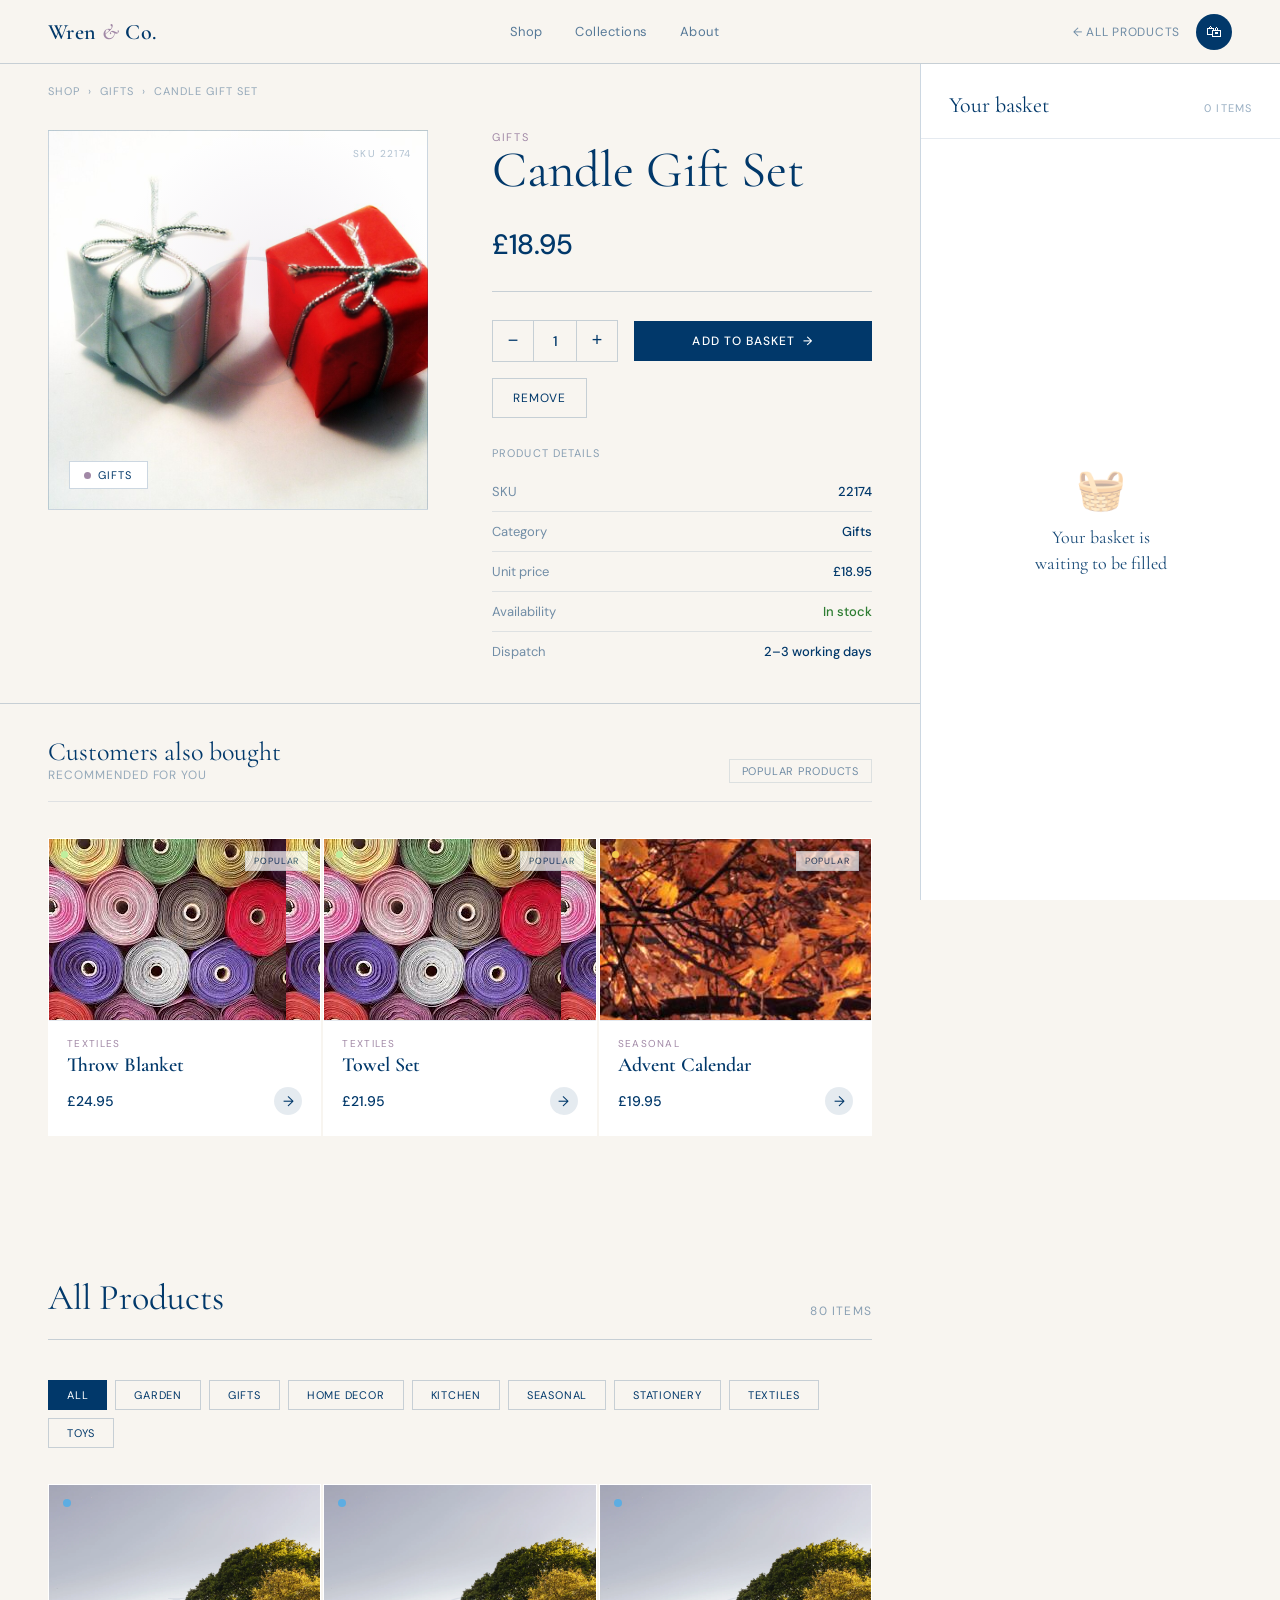
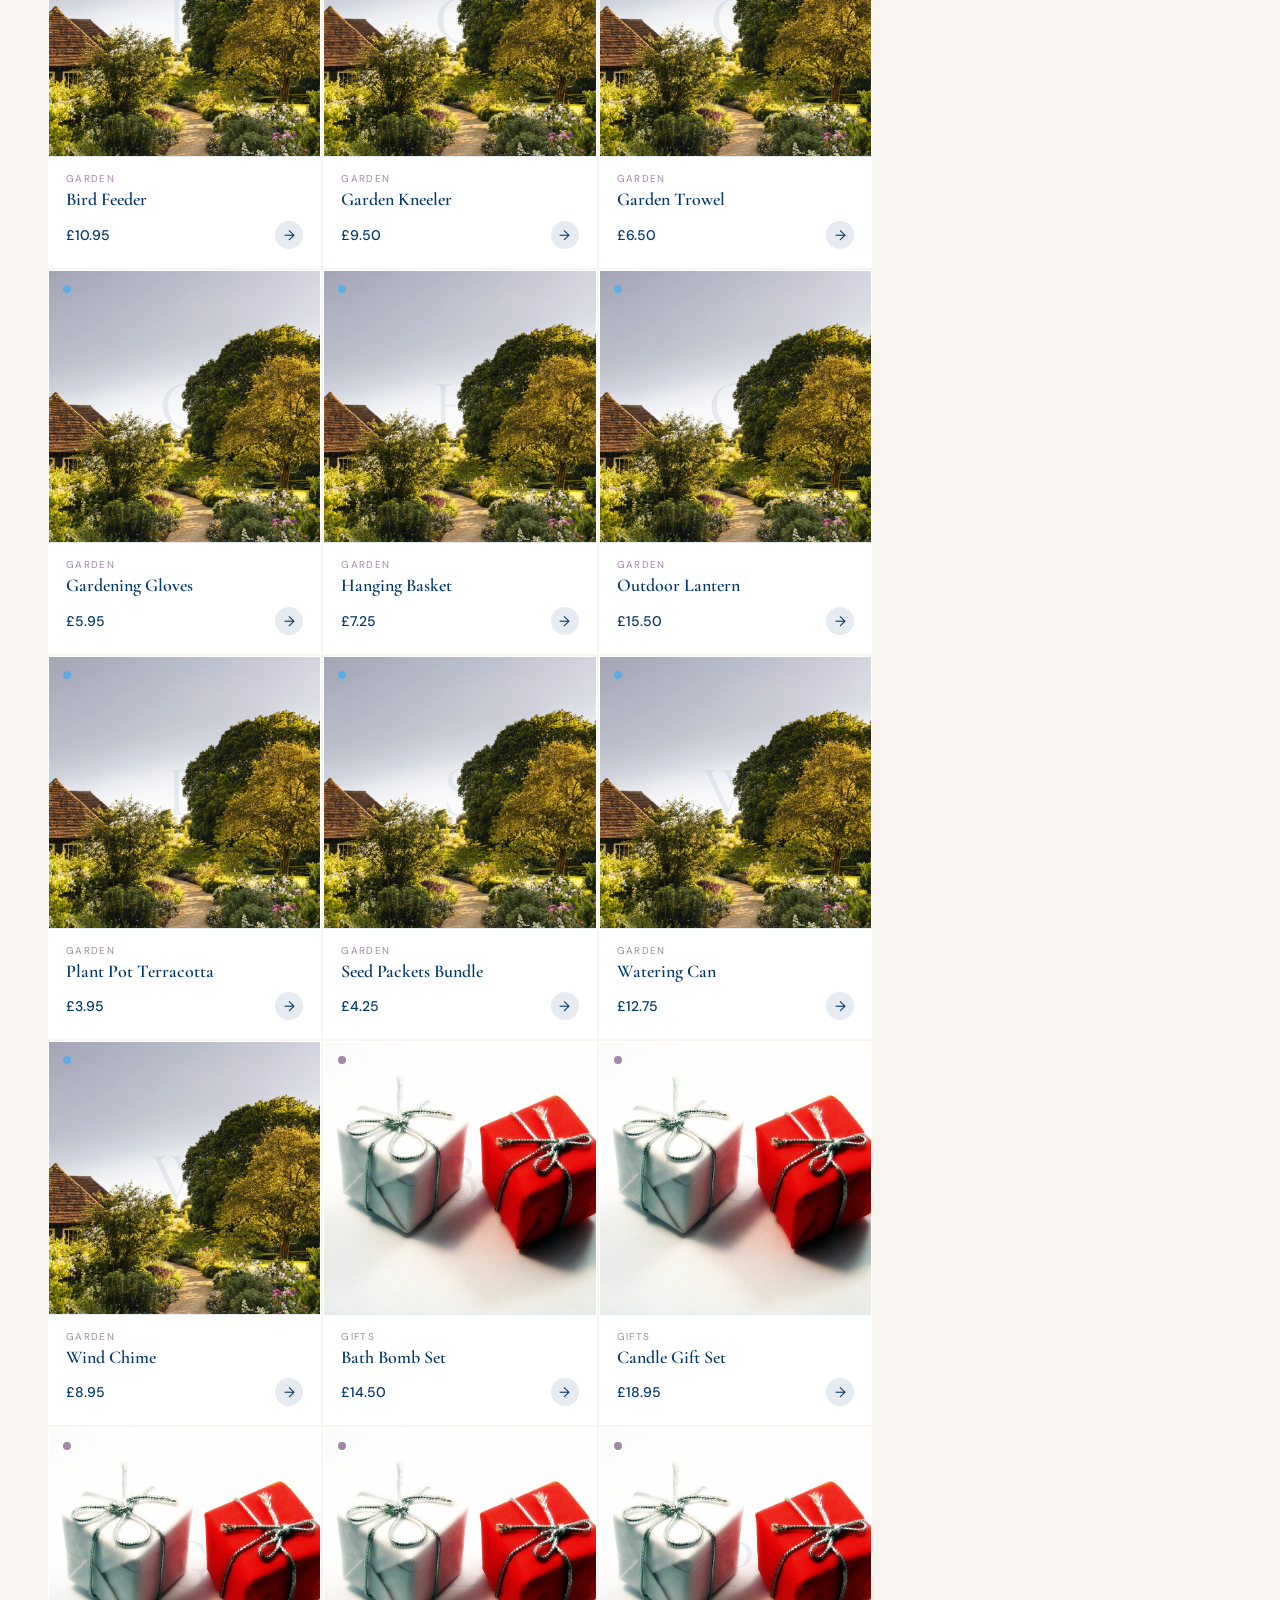
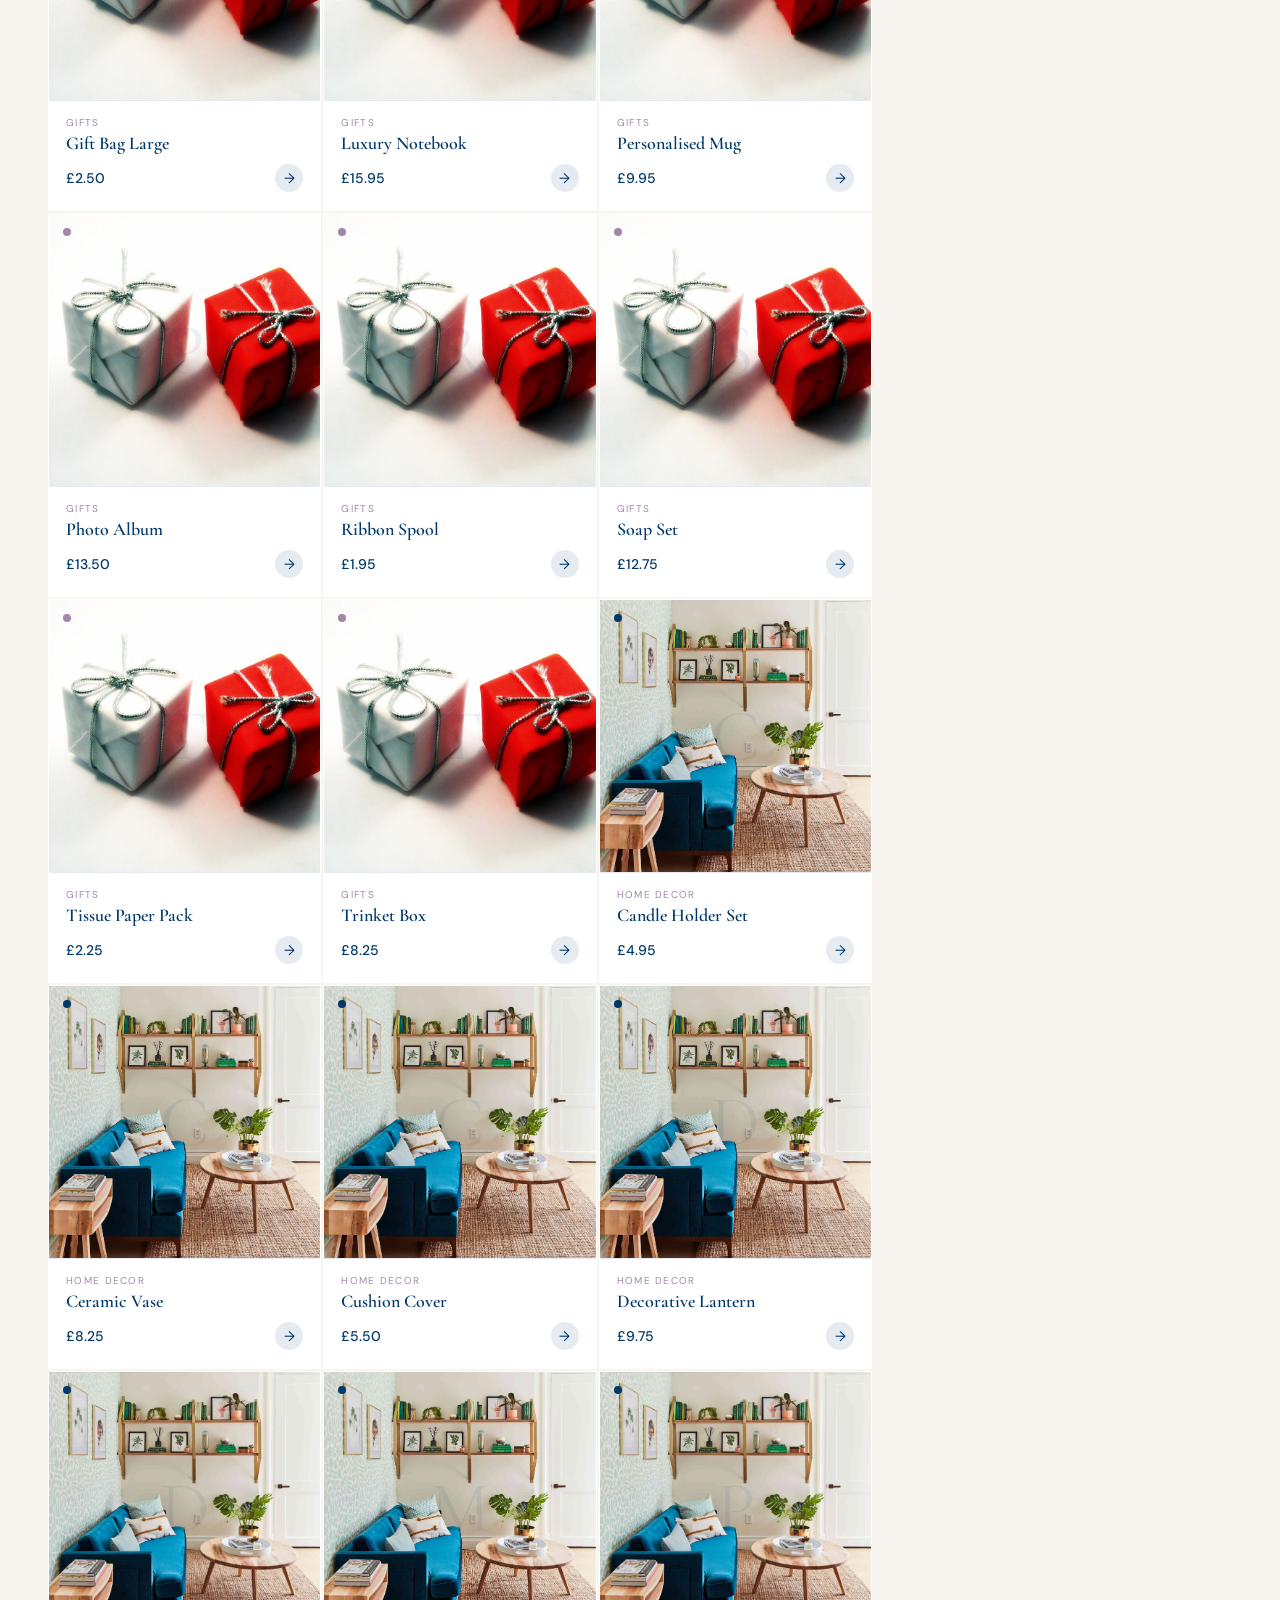
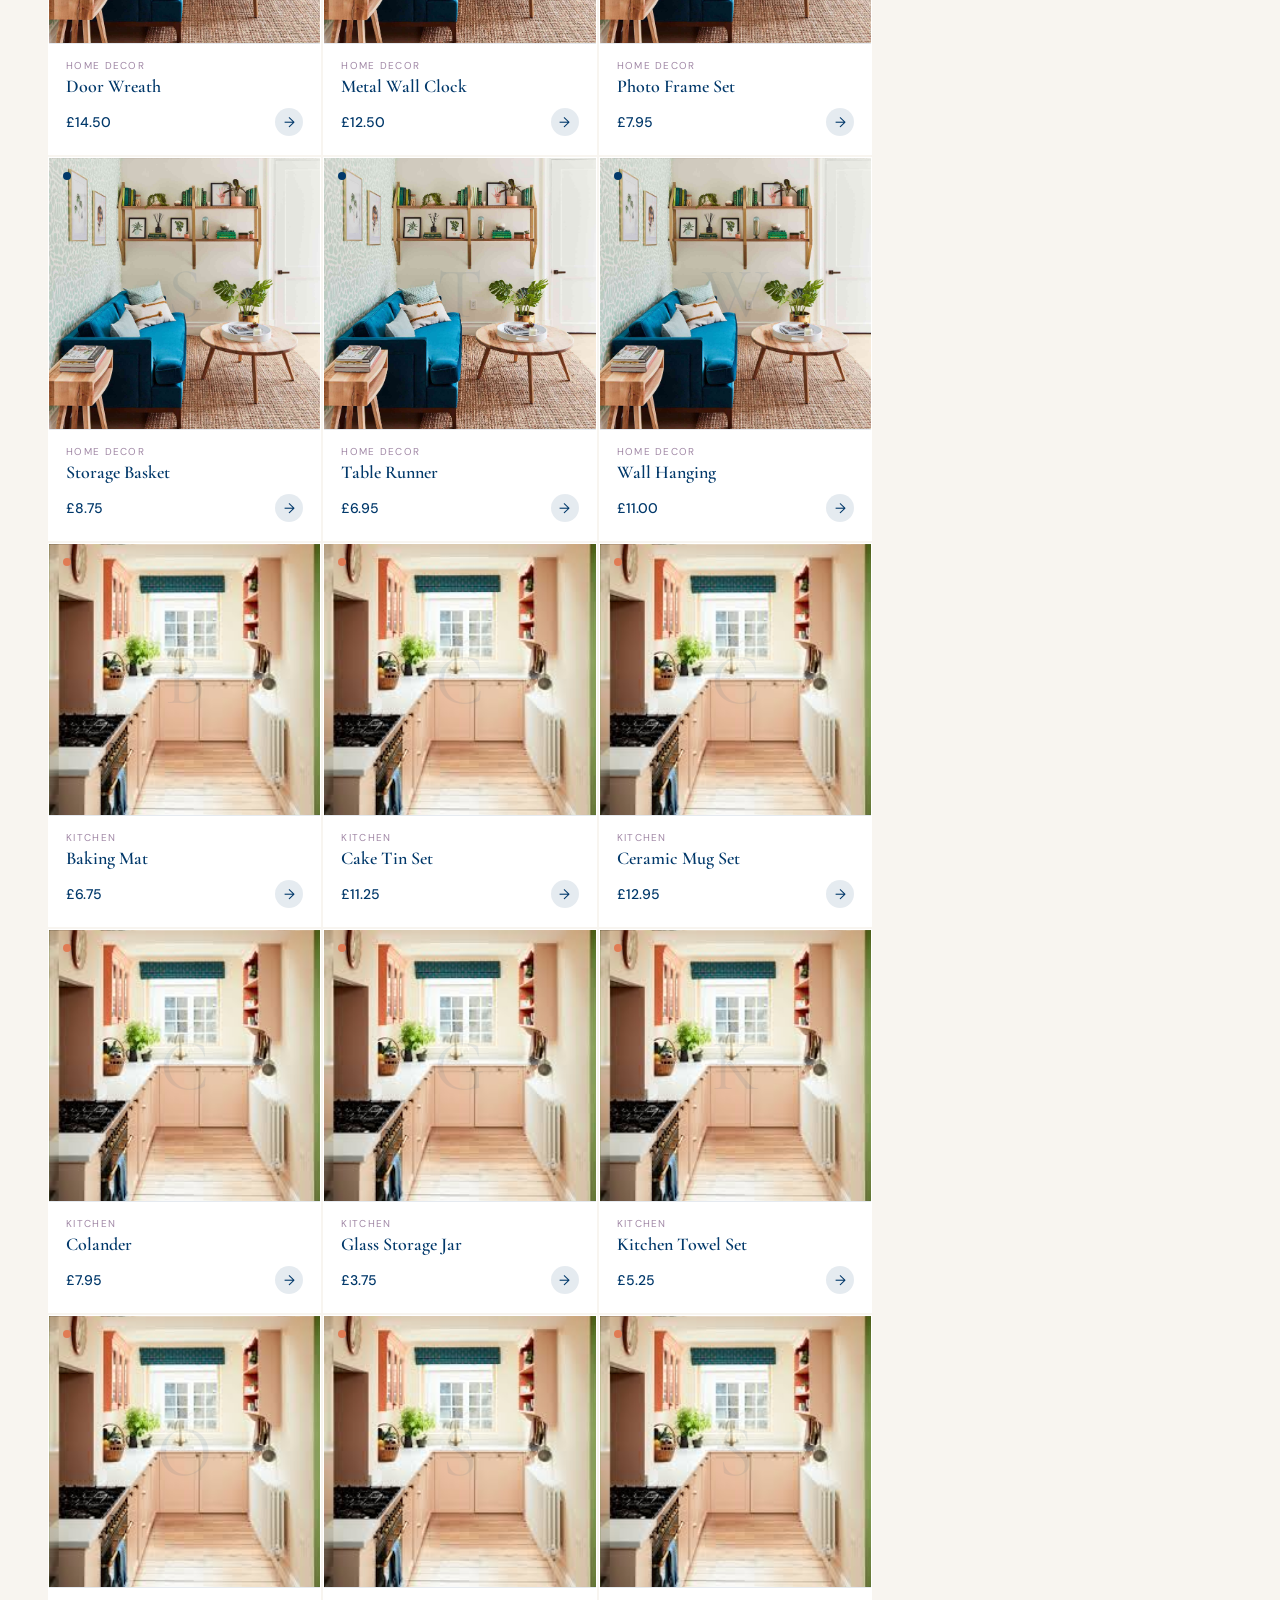
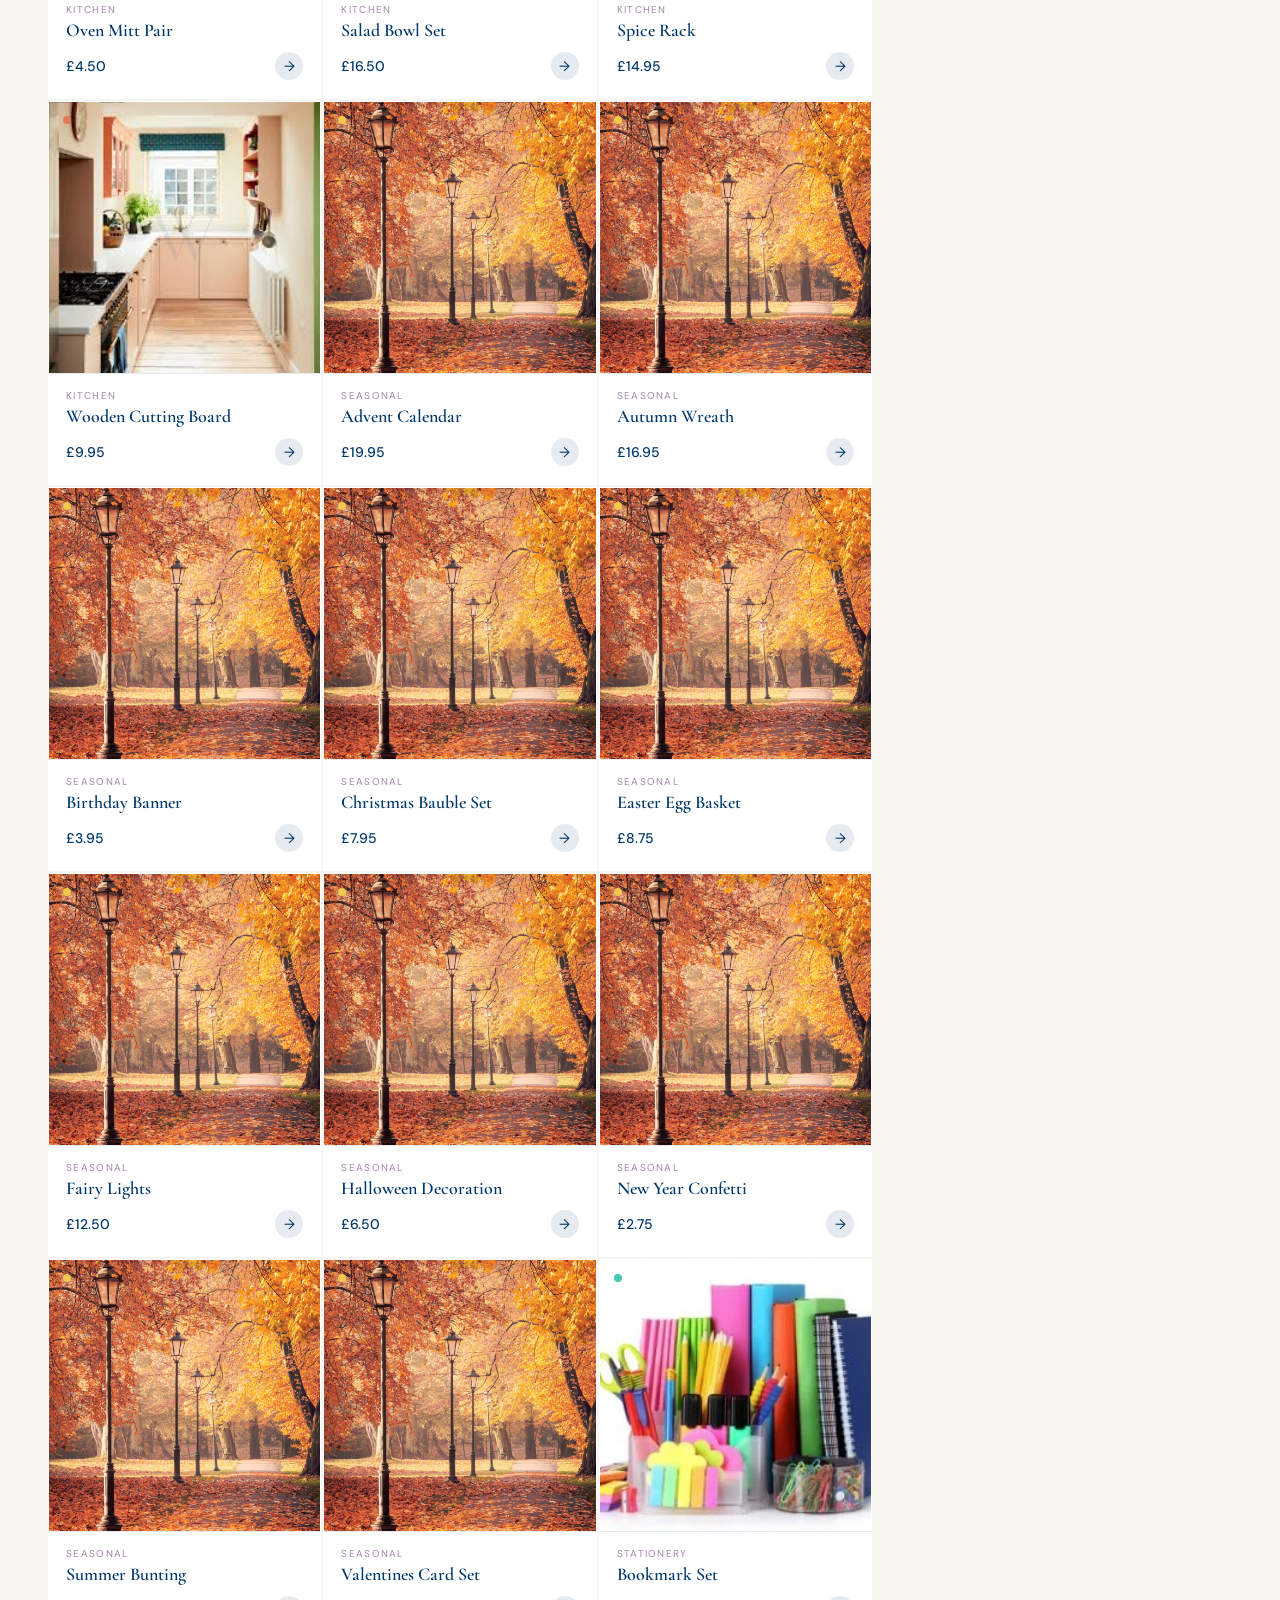
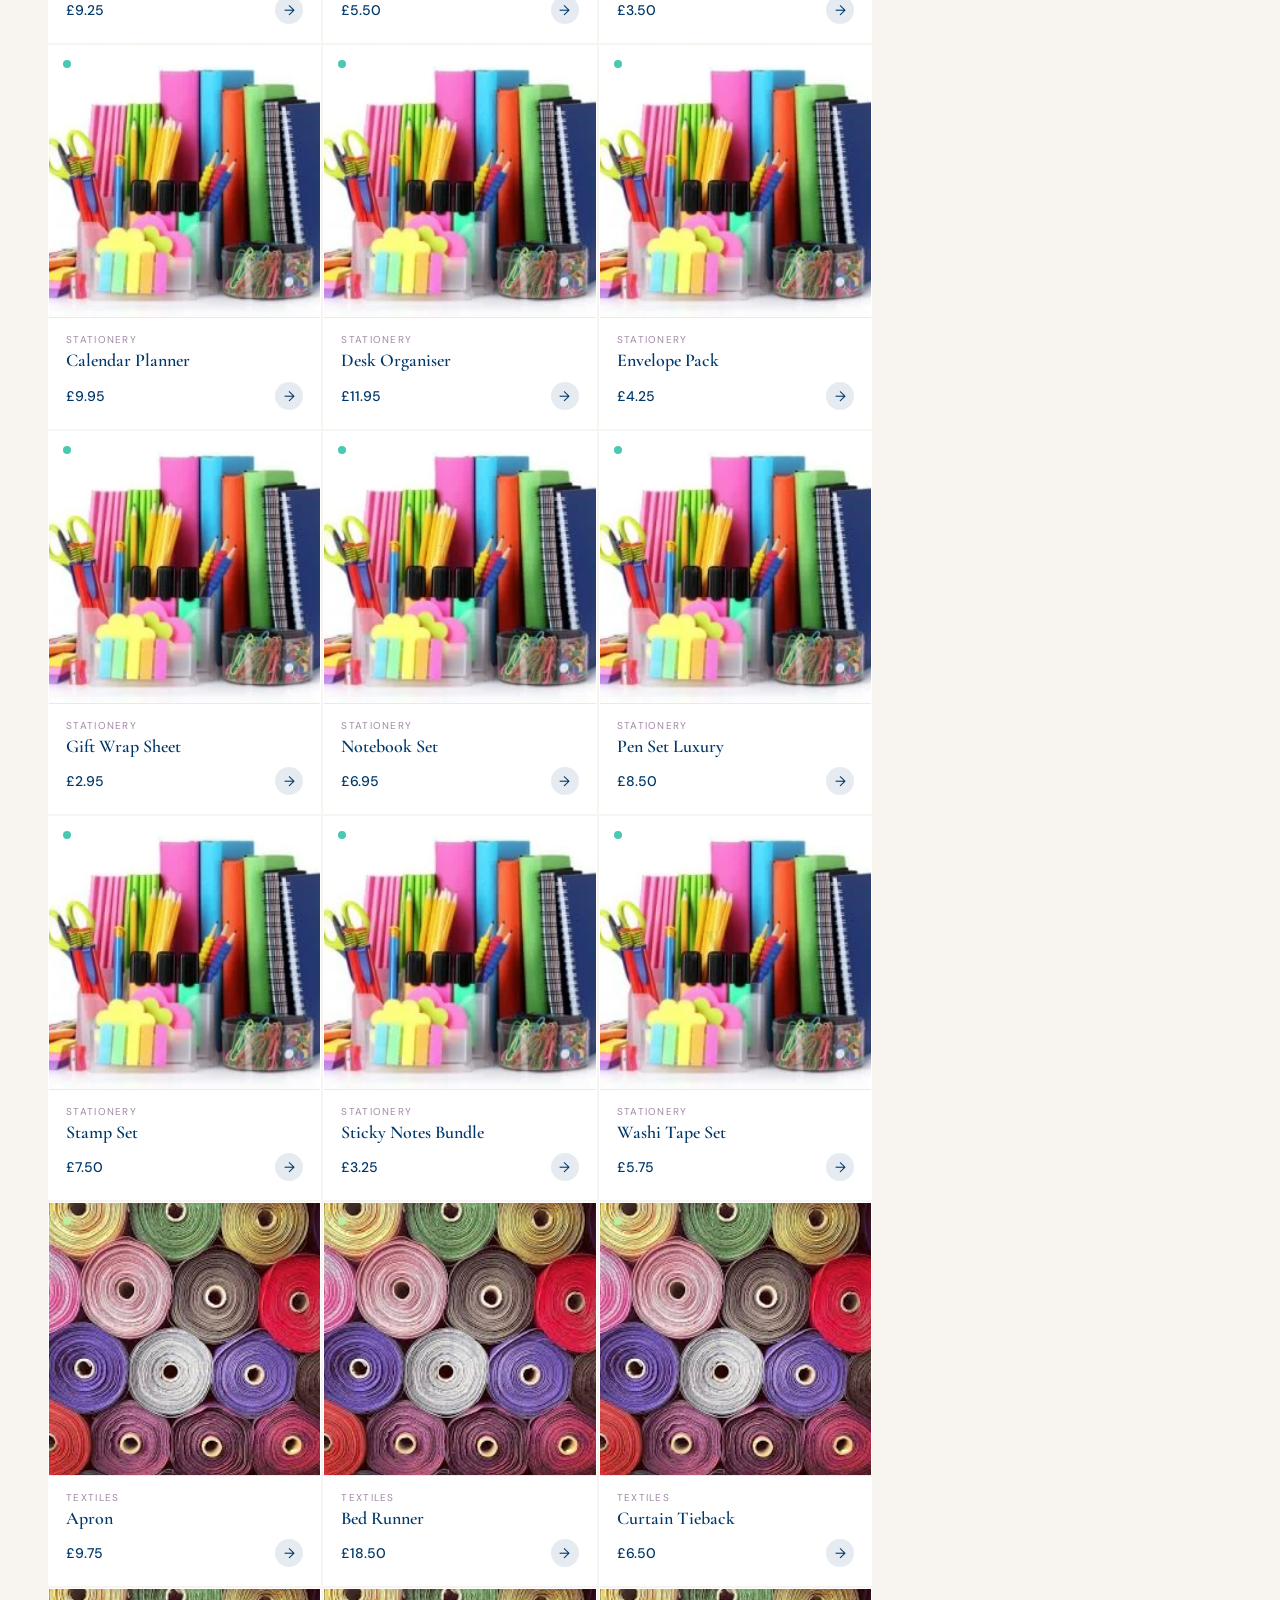
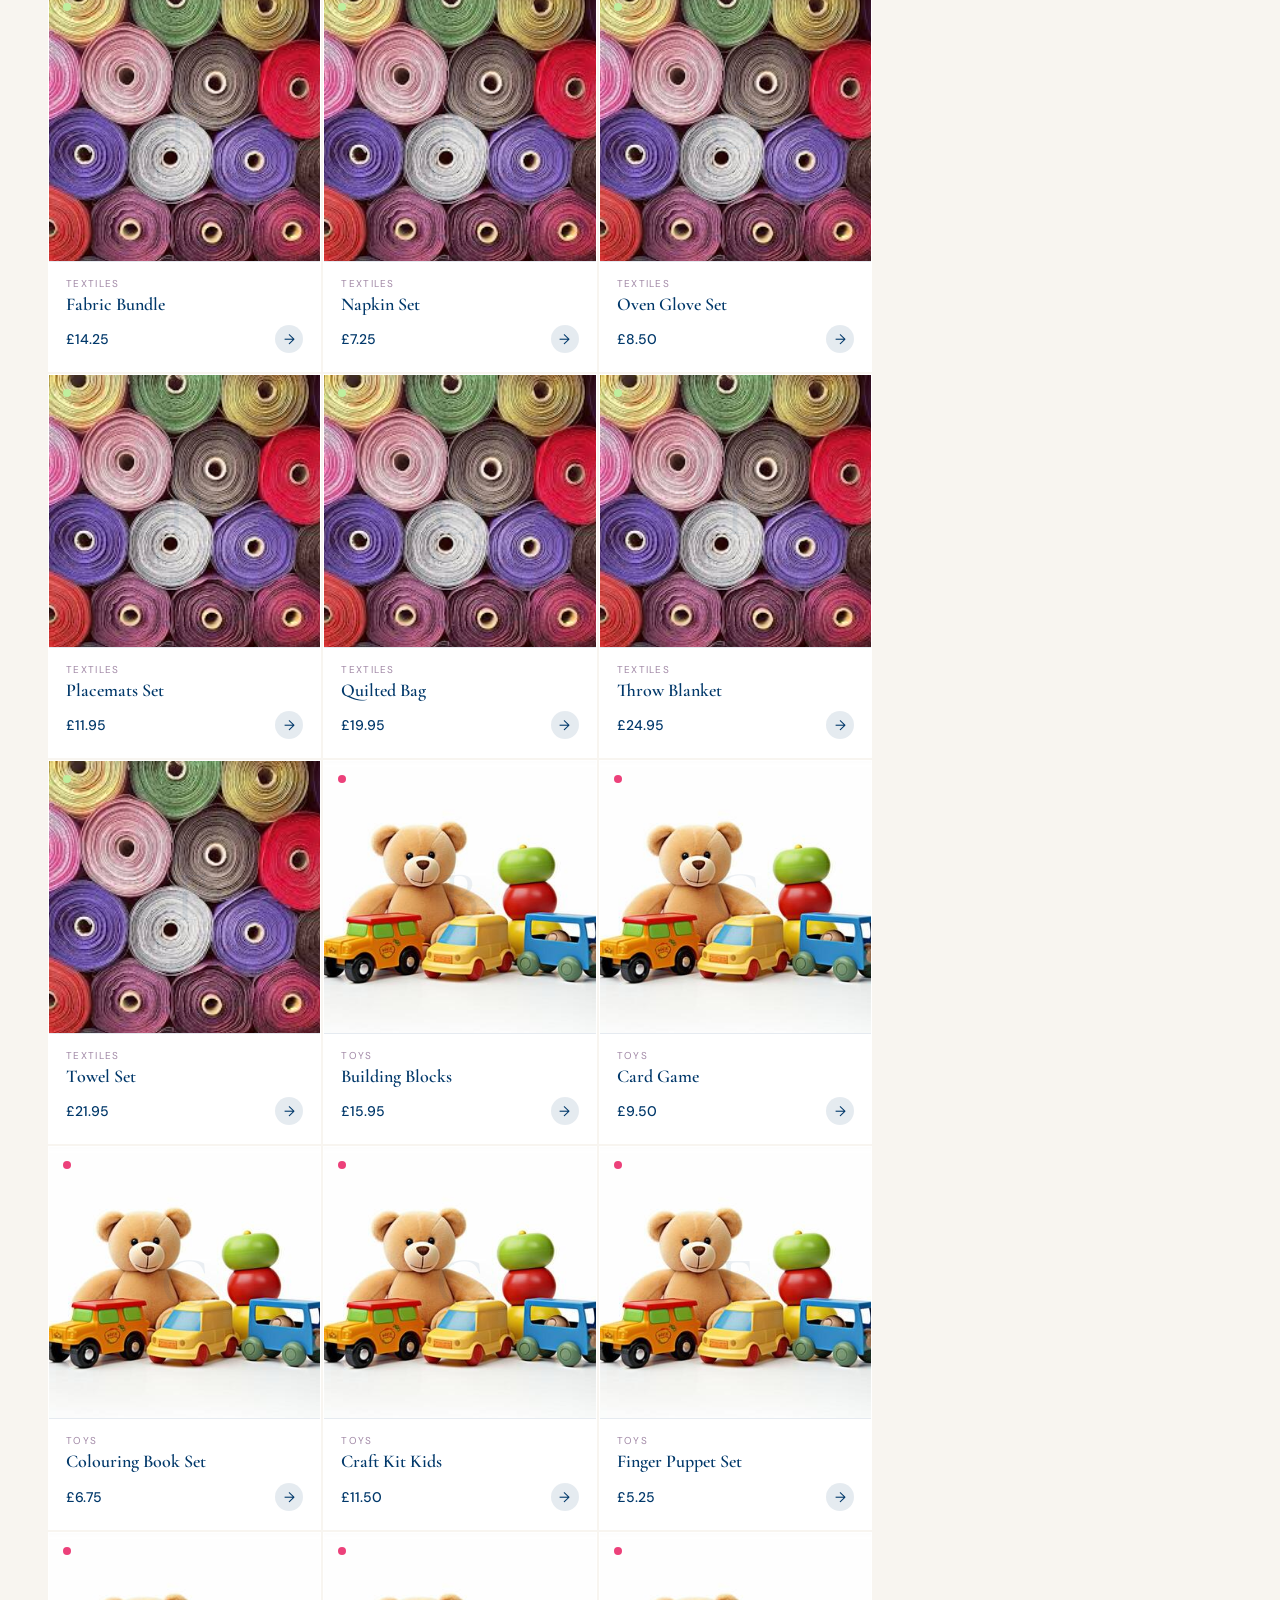
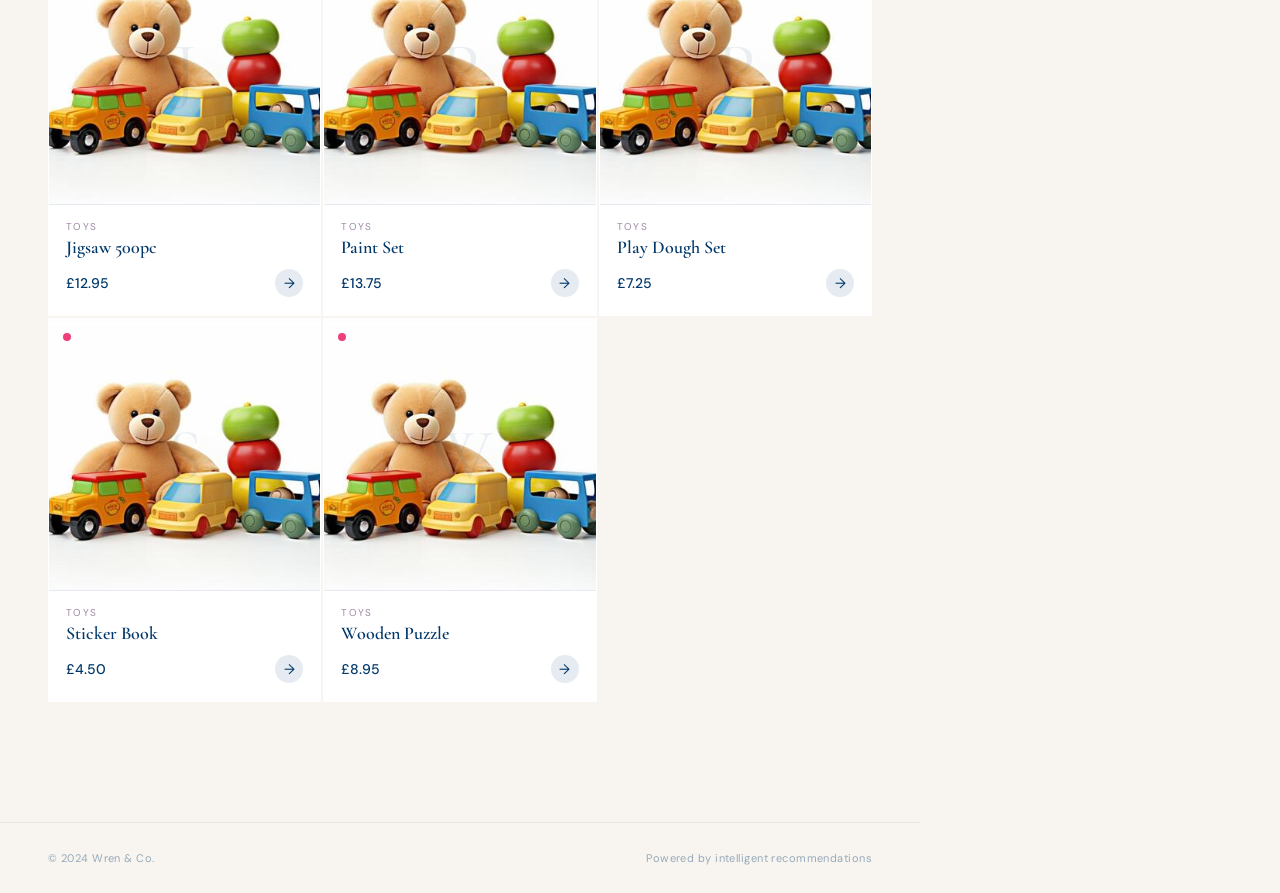
<file: product.html>
<!DOCTYPE html>
<html lang="en">
<head>
<meta charset="UTF-8">
<meta name="viewport" content="width=device-width, initial-scale=1.0">
<title>Wren & Co. — Product</title>
<link rel="preconnect" href="https://fonts.googleapis.com">
<link href="https://fonts.googleapis.com/css2?family=Cormorant+Garamond:ital,wght@0,400;0,600;1,400&family=DM+Sans:wght@300;400;500&display=swap" rel="stylesheet">
<link rel="stylesheet" href="styles.css">
</head>
<body>

<!-- NAV -->
<nav>
  <a class="nav-brand" href="index.html">Wren <em style="font-style:italic;color:#A188A6">&</em> Co.</a>
  <div class="nav-links">
    <a href="index.html">Shop</a>
    <a href="#">Collections</a>
    <a href="#">About</a>
  </div>
  <div class="nav-right">
    <a class="nav-back" href="index.html">← All products</a>
    <button class="nav-cart" id="nav-cart-btn" title="Cart">🛍</button>
  </div>
</nav>

<!-- TOAST -->
<div class="toast" id="toast"></div>

<div class="page">

  <!-- BREADCRUMB -->
  <div class="breadcrumb">
    <a href="index.html">Shop</a>
    <span>›</span>
    <span id="bc-cat">—</span>
    <span>›</span>
    <span id="bc-name">—</span>
  </div>

  <!-- PRODUCT SECTION -->
  <section class="product-section">

    <!-- LEFT: Image -->
    <div class="img-panel fade-up">
      <div class="img-frame">
        <span class="img-initial" id="img-initial">W</span>
        <div class="cat-badge">
          <span class="cat-dot-badge" id="cat-dot-badge"></span>
          <span id="cat-badge-label">Category</span>
        </div>
        <span class="img-sku" id="img-sku">SKU —</span>
      </div>
    </div>

    <!-- RIGHT: Info -->
    <div class="info-panel">
      <div class="fade-up delay-1">
        <div class="info-cat" id="info-cat">Category</div>
        <h1 class="info-title" id="info-title">Product Name</h1>
      </div>

      <div class="info-price fade-up delay-2" id="info-price">£0.00</div>

      <div class="info-divider fade-up delay-2"></div>

      <!-- Qty + buttons -->
      <div class="qty-row fade-up delay-3">
        <div class="qty-control">
          <button class="qty-btn" onclick="changeQty(-1)">−</button>
          <div class="qty-num" id="qty-display">1</div>
          <button class="qty-btn" onclick="changeQty(1)">+</button>
        </div>
        <button class="btn-add" onclick="addToBasket()">
          <span>Add to basket</span>
          <span>→</span>
        </button>
        <button class="btn-remove" onclick="removeFromBasket()">Remove</button>
      </div>

      <!-- Details -->
      <div class="details-block fade-up delay-4">
        <div class="details-label">Product details</div>
        <div class="detail-row">
          <span class="detail-key">SKU</span>
          <span class="detail-val" id="detail-sku">—</span>
        </div>
        <div class="detail-row">
          <span class="detail-key">Category</span>
          <span class="detail-val" id="detail-cat">—</span>
        </div>
        <div class="detail-row">
          <span class="detail-key">Unit price</span>
          <span class="detail-val" id="detail-price">—</span>
        </div>
        <div class="detail-row">
          <span class="detail-key">Availability</span>
          <span class="detail-val" style="color:#2E7D32">In stock</span>
        </div>
        <div class="detail-row">
          <span class="detail-key">Dispatch</span>
          <span class="detail-val">2–3 working days</span>
        </div>
      </div>
    </div>

  </section>

  <!-- RECOMMENDATIONS -->
  <section class="recs-section" id="recs-section">
    <div class="recs-header">
      <div>
        <h2 class="recs-title">Customers also bought</h2>
        <div class="recs-sub">Recommended for you</div>
      </div>
      <span class="recs-source" id="recs-source-tag">Loading…</span>
    </div>
    <div class="recs-grid" id="recs-grid">
      <!-- skeletons while loading -->
      <div class="rec-skeleton"><div class="skel-img"></div><div class="skel-body"><div class="skel-line"></div><div class="skel-line short"></div></div></div>
      <div class="rec-skeleton"><div class="skel-img"></div><div class="skel-body"><div class="skel-line"></div><div class="skel-line short"></div></div></div>
      <div class="rec-skeleton"><div class="skel-img"></div><div class="skel-body"><div class="skel-line"></div><div class="skel-line short"></div></div></div>
    </div>
  </section>

<section class="catalogue" id="catalogue">
  <div class="catalogue-header">
    <h2 class="catalogue-title">All Products</h2>
    <span class="catalogue-count" id="count-label">80 items</span>
  </div>
  <div class="filters" id="filters"></div>
  <div class="grid" id="grid"></div>
</section>

  <!-- FOOTER -->
  <footer>
    <span>© 2024 Wren &amp; Co.</span>
    <span>Powered by intelligent recommendations</span>
  </footer>

</div><!-- /page -->

<!-- BASKET SIDEBAR (fixed, lives outside .page) -->
<aside class="basket-sidebar">
    <div class="basket-header">
      <span class="basket-title">Your basket</span>
      <span class="basket-count" id="basket-count">0 items</span>
    </div>

    <div class="basket-empty" id="basket-empty">
      <div class="basket-empty-icon">🧺</div>
      <div class="basket-empty-text">Your basket is<br>waiting to be filled</div>
    </div>

    <div class="basket-items" id="basket-items" style="display:none"></div>

    <div class="basket-footer" id="basket-footer" style="display:none">
      <div class="shipping-bar-wrap">
        <div class="shipping-bar-label" id="shipping-label">Add £50.00 more for free shipping</div>
        <div class="shipping-bar-track">
          <div class="shipping-bar-fill" id="shipping-fill" style="width:0%"></div>
        </div>
      </div>
      <div class="basket-subtotal">
        <span class="basket-subtotal-label">Subtotal</span>
        <span class="basket-subtotal-val" id="basket-total">£0.00</span>
      </div>
      <div class="basket-tax">VAT included · Free shipping over £50</div>
      <button class="btn-checkout" id="checkout-alert">Proceed to checkout →</button>
    </div>
  </aside>

<script src="script_2.js"></script>
</body>
</html>
</file>
<file: styles.css>
*, *::before, *::after { box-sizing: border-box; margin: 0; padding: 0; }

:root {
  --navy:   #01386A;
  --mauve:  #A188A6;
  --sage:   #BEEF9E;
  --navy10: #01386A1A;
  --navy20: #01386A33;
  --cream:  #F8F5F0;
  --white:  #FFFFFF;
}

html { scroll-behavior: smooth; }

body {
  font-family: 'DM Sans', sans-serif;
  background: var(--cream);
  color: var(--navy);
  min-height: 100vh;
  overflow-x: hidden;
}

nav {
  position: fixed; top: 0; left: 0; right: 0; z-index: 100;
  display: flex; align-items: center; justify-content: space-between;
  padding: 0 48px; height: 64px;
  background: var(--cream);
  border-bottom: 1px solid var(--navy20);
}
.nav-brand {
  font-family: 'Cormorant Garamond', serif;
  font-size: 22px; font-weight: 600;
  color: var(--navy); text-decoration: none; letter-spacing: .02em;
}
.nav-links { display: flex; gap: 32px; align-items: center; }
.nav-links a {
  font-size: 13px; color: var(--navy); text-decoration: none;
  letter-spacing: .04em; opacity: .65; transition: opacity .2s;
}
.nav-links a:hover { opacity: 1; }
.nav-cart {
  width: 36px; height: 36px; border-radius: 50%;
  background: var(--navy); color: var(--white);
  display: flex; align-items: center; justify-content: center;
  font-size: 16px; cursor: pointer; border: none;
  transition: background .2s;
}
.nav-cart:hover { background: var(--mauve); }
.nav-right { display: flex; align-items: center; gap: 16px; }
.nav-back {
  font-size: 12px; letter-spacing: .06em; text-transform: uppercase;
  color: var(--navy); opacity: .55; text-decoration: none;
  display: flex; align-items: center; gap: 6px; transition: opacity .2s;
}

.hero {
  min-height: 100vh;
  display: flex; flex-direction: column;
  align-items: center; justify-content: center;
  position: relative; padding: 80px 24px 60px;
  overflow: hidden;
}
.hero::before {
  content: '';
  position: absolute; inset: 0; pointer-events: none;
  background:
    radial-gradient(ellipse 60% 50% at 20% 65%, rgba(161,136,166,.15) 0%, transparent 70%),
    radial-gradient(ellipse 45% 40% at 80% 30%, rgba(190,239,158,.2) 0%, transparent 70%),
    radial-gradient(ellipse 55% 55% at 50% 85%, rgba(1,56,106,.06) 0%, transparent 65%);
}
.ring {
  position: absolute; border-radius: 50%;
  border: 1px solid var(--navy20); pointer-events: none;
  animation: drift 18s ease-in-out infinite alternate;
}
.ring-1 { width: 520px; height: 520px; top: -130px; right: -110px; }
.ring-2 { width: 310px; height: 310px; bottom: 50px; left: -90px; animation-delay: -7s; }
.ring-3 { width: 160px; height: 160px; top: 32%; right: 11%; border-color: var(--mauve); opacity: .45; animation-delay: -13s; }
@keyframes drift {
  from { transform: translate(0,0) scale(1); }
  to   { transform: translate(8px,-12px) scale(1.02); }
}

.logo-wrap { margin-bottom: 28px; animation: fadeUp .85s ease both; }
.logo-wrap svg { width: 88px; height: 88px; }

.hero-title {
  font-family: 'Cormorant Garamond', serif;
  font-size: clamp(54px, 8vw, 96px);
  font-weight: 400; line-height: 1;
  color: var(--navy); text-align: center;
  animation: fadeUp .85s .1s ease both;
}
.hero-title em { font-style: italic; color: var(--mauve); }

.hero-sub {
  margin-top: 16px; font-size: 13px; font-weight: 300;
  letter-spacing: .2em; text-transform: uppercase;
  color: var(--navy); opacity: .55; text-align: center;
  animation: fadeUp .85s .2s ease both;
}
.hero-divider {
  width: 48px; height: 1px; background: var(--mauve);
  margin: 30px auto;
  animation: fadeUp .85s .3s ease both;
}
.hero-cta {
  display: inline-flex; align-items: center; gap: 10px;
  padding: 14px 32px;
  background: var(--navy); color: var(--white);
  font-family: 'DM Sans', sans-serif; font-size: 12px;
  font-weight: 500; letter-spacing: .08em; text-transform: uppercase;
  text-decoration: none; border: none; cursor: pointer;
  transition: background .22s, transform .15s;
  animation: fadeUp .85s .4s ease both;
}
.hero-cta:hover { background: var(--mauve); transform: translateY(-1px); }
.hero-cta:hover .cta-arrow { transform: translateY(3px); }
.cta-arrow { transition: transform .2s; display: inline-block; }

.scroll-hint {
  position: absolute; bottom: 28px;
  display: flex; flex-direction: column; align-items: center; gap: 8px;
  font-size: 10px; letter-spacing: .12em; text-transform: uppercase;
  color: var(--navy); opacity: .35;
  animation: fadeUp 1s .65s ease both;
}
.scroll-line {
  width: 1px; height: 40px; background: var(--navy); opacity: .35;
  animation: shrink 2s ease infinite;
}
@keyframes shrink {
  0%,100%{ height:40px; opacity:.35; }
  50%{ height:18px; opacity:.6; }
}
@keyframes fadeUp {
  from { opacity:0; transform: translateY(18px); }
  to   { opacity:1; transform: translateY(0); }
}

.catalogue { padding: 80px 48px 120px; max-width: 1280px; margin: 0 auto; }

.catalogue-header {
  display: flex; align-items: flex-end; justify-content: space-between;
  margin-bottom: 40px; padding-bottom: 20px;
  border-bottom: 1px solid var(--navy20);
}
.catalogue-title {
  font-family: 'Cormorant Garamond', serif;
  font-size: 36px; font-weight: 400;
}
.catalogue-count { font-size: 12px; letter-spacing: .1em; text-transform: uppercase; opacity: .45; }

.filters { display: flex; gap: 8px; flex-wrap: wrap; margin-bottom: 36px; }
.filter-btn {
  padding: 7px 18px;
  border: 1px solid var(--navy20);
  background: transparent; color: var(--navy);
  font-family: 'DM Sans', sans-serif; font-size: 11px;
  letter-spacing: .07em; text-transform: uppercase;
  cursor: pointer; transition: all .18s;
}
.filter-btn:hover { background: var(--navy10); }
.filter-btn.active { background: var(--navy); color: var(--white); border-color: var(--navy); }

.grid {
  display: grid;
  grid-template-columns: repeat(auto-fill, minmax(215px, 1fr));
  gap: 2px;
}

.product-card {
  background: var(--white); cursor: pointer; position: relative;
  overflow: hidden; border: 1px solid transparent;
  transition: transform .22s ease, border-color .22s;
}
.product-card:hover { transform: translateY(-4px); border-color: var(--navy20); }

.product-img {
  width: 100%; aspect-ratio: 1;
  background: var(--cream);
  background-size: cover;
  background-position: center;
  display: flex; align-items: center; justify-content: center;
  position: relative; overflow: hidden;
  transition: background .22s;
}
.product-card:hover .product-img { background: #F0EBF3; }

.product-initial {
  font-family: 'Cormorant Garamond', serif;
  font-size: 72px; font-weight: 400;
  color: var(--navy); opacity: .07;
  transition: opacity .22s, transform .22s;
  user-select: none;
}
.product-card:hover .product-initial { opacity: .13; transform: scale(1.06); }

.cat-dot {
  position: absolute; top: 14px; left: 14px;
  width: 8px; height: 8px; border-radius: 50%;
}

.product-body {
  padding: 15px 17px 18px;
  border-top: 1px solid var(--navy10);
}
.product-cat {
  font-size: 10px; letter-spacing: .13em; text-transform: uppercase;
  color: var(--mauve); margin-bottom: 4px;
}
.product-name {
  font-family: 'Cormorant Garamond', serif;
  font-size: 18px; font-weight: 600; line-height: 1.2;
  color: var(--navy); margin-bottom: 10px;
}
.product-foot { display: flex; align-items: center; justify-content: space-between; }
.product-price { font-size: 14px; font-weight: 500; }
.product-btn {
  width: 28px; height: 28px; border-radius: 50%;
  background: var(--navy10); color: var(--navy);
  display: flex; align-items: center; justify-content: center;
  font-size: 14px; transition: background .18s, color .18s, transform .18s;
}
.product-card:hover .product-btn {
  background: var(--navy); color: var(--white); transform: rotate(-45deg);
}

.empty {
  grid-column: 1/-1; text-align: center; padding: 80px 24px;
  font-family: 'Cormorant Garamond', serif; font-size: 24px; opacity: .35;
}

.page {
  padding-top: 64px;
  margin-right: 360px;   /* reserve room for the fixed sidebar */
}

.breadcrumb {
  grid-column: 1 / -1;
  padding: 20px 48px 0;
  font-size: 11px; letter-spacing: .09em; text-transform: uppercase;
  opacity: .4; display: flex; align-items: center; gap: 8px;
}
.breadcrumb a { color: inherit; text-decoration: none; }
.breadcrumb a:hover { opacity: .7; }

.product-section {
  padding: 32px 48px 32px;
  display: grid;
  grid-template-columns: 1fr 1fr;
  gap: 64px;
  align-items: start;
}

.img-panel {
  position: sticky; top: 96px;
}
.img-frame {
  width: 100%; aspect-ratio: 1;
  background: var(--white);
  background-size: cover;
  background-position: center;
  border: 1px solid var(--navy20);
  display: flex; align-items: center; justify-content: center;
  position: relative; overflow: hidden;
}
.img-frame::before {
  content: '';
  position: absolute; inset: 0;
  background: radial-gradient(ellipse 60% 60% at 60% 40%,
    rgba(161,136,166,.12) 0%, transparent 70%);
}
.img-initial {
  font-family: 'Cormorant Garamond', serif;
  font-size: clamp(120px, 22vw, 200px);
  font-weight: 400; color: var(--navy);
  opacity: .07; user-select: none;
  transition: opacity .3s;
}
.cat-badge {
  position: absolute; bottom: 20px; left: 20px;
  display: flex; align-items: center; gap: 7px;
  background: var(--white); border: 1px solid var(--navy20);
  padding: 6px 14px; font-size: 11px; letter-spacing: .1em;
  text-transform: uppercase;
}
.cat-dot-badge {
  width: 7px; height: 7px; border-radius: 50%;
}
.img-sku {
  position: absolute; top: 16px; right: 16px;
  font-size: 10px; letter-spacing: .12em; text-transform: uppercase;
  opacity: .3;
}

.info-panel { display: flex; flex-direction: column; gap: 28px; }

.info-cat {
  font-size: 11px; letter-spacing: .15em; text-transform: uppercase;
  color: var(--mauve);
}
.info-title {
  font-family: 'Cormorant Garamond', serif;
  font-size: clamp(36px, 4vw, 54px);
  font-weight: 400; line-height: 1.05;
}
.info-price {
  font-size: 28px; font-weight: 500;
  letter-spacing: -.01em;
}
.info-divider { height: 1px; background: var(--navy20); }

.qty-row {
  display: flex; align-items: center; gap: 16px; flex-wrap: wrap;
}
.qty-control {
  display: flex; align-items: center; gap: 0;
  border: 1px solid var(--navy20);
}
.qty-btn {
  width: 40px; height: 40px;
  background: transparent; border: none;
  font-size: 18px; cursor: pointer; color: var(--navy);
  display: flex; align-items: center; justify-content: center;
  transition: background .15s;
}
.qty-btn:hover { background: var(--navy10); }
.qty-num {
  width: 44px; height: 40px;
  display: flex; align-items: center; justify-content: center;
  font-size: 14px; font-weight: 500;
  border-left: 1px solid var(--navy20);
  border-right: 1px solid var(--navy20);
}
.btn-add {
  flex: 1; min-width: 180px;
  padding: 0 28px; height: 40px;
  background: var(--navy); color: var(--white); border: none;
  font-family: 'DM Sans', sans-serif; font-size: 12px;
  font-weight: 500; letter-spacing: .09em; text-transform: uppercase;
  cursor: pointer; transition: background .2s; display: flex;
  align-items: center; justify-content: center; gap: 8px;
}
.btn-add:hover { background: var(--mauve); }
.btn-remove {
  height: 40px; padding: 0 20px;
  background: transparent; border: 1px solid var(--navy20);
  color: var(--navy); font-family: 'DM Sans', sans-serif;
  font-size: 12px; font-weight: 400; letter-spacing: .07em;
  text-transform: uppercase; cursor: pointer; transition: all .18s;
}
.btn-remove:hover { border-color: var(--navy); background: var(--navy10); }

.details-block { display: flex; flex-direction: column; gap: 0; }
.details-label {
  font-size: 11px; letter-spacing: .1em; text-transform: uppercase;
  opacity: .45; margin-bottom: 12px;
}
.detail-row {
  display: flex; justify-content: space-between; align-items: center;
  padding: 11px 0; border-bottom: 1px solid var(--navy10);
  font-size: 13px;
}
.detail-row:last-child { border-bottom: none; }
.detail-key { opacity: .55; }
.detail-val { font-weight: 500; }

.toast {
  position: fixed; bottom: 32px; left: 50%; transform: translateX(-50%) translateY(80px);
  background: var(--navy); color: var(--white);
  padding: 12px 24px; font-size: 13px; letter-spacing: .04em;
  opacity: 0; transition: all .35s cubic-bezier(.34,1.56,.64,1);
  pointer-events: none; white-space: nowrap; z-index: 999;
}
.toast.show { opacity: 1; transform: translateX(-50%) translateY(0); }

.basket-sidebar {
  position: fixed;
  top: 64px; right: 0;
  width: 360px;
  height: calc(100vh - 64px);
  background: var(--white);
  border-left: 1px solid var(--navy20);
  display: flex; flex-direction: column;
  overflow: hidden;
  z-index: 100;
}

.basket-header {
  padding: 28px 28px 20px;
  border-bottom: 1px solid var(--navy10);
  display: flex; align-items: baseline; justify-content: space-between;
}
.basket-title {
  font-family: 'Cormorant Garamond', serif;
  font-size: 22px; font-weight: 400;
}
.basket-count {
  font-size: 11px; letter-spacing: .1em; text-transform: uppercase;
  opacity: .4;
}

.basket-empty {
  flex: 1; display: flex; flex-direction: column;
  align-items: center; justify-content: center; gap: 10px;
  opacity: .9; padding: 24px;
}
.basket-empty-icon {
  font-size: 40px; opacity: .5;
}
.basket-empty-text {
  font-family: 'Cormorant Garamond', serif;
  font-size: 18px; text-align: center; line-height: 1.4;
}

.basket-items { flex: 1; overflow-y: auto; padding: 16px 28px; min-height: 0; }
.basket-item {
  display: flex; align-items: center; gap: 12px;
  padding: 12px 0; border-bottom: 1px solid var(--navy10);
  animation: slideIn .25s ease;
}
.basket-item:last-child { border-bottom: none; }
@keyframes slideIn {
  from { opacity: 0; transform: translateX(12px); }
  to   { opacity: 1; transform: translateX(0); }
}
.basket-item-thumb {
  width: 44px; height: 44px; flex-shrink: 0;
  background: var(--cream);
  display: flex; align-items: center; justify-content: center;
  font-family: 'Cormorant Garamond', serif;
  font-size: 20px; color: var(--navy); opacity: .5;
  border: 1px solid var(--navy10);
}
.basket-item-info { flex: 1; min-width: 0; }
.basket-item-name {
  font-size: 12px; font-weight: 500; color: var(--navy);
  white-space: nowrap; overflow: hidden; text-overflow: ellipsis;
  margin-bottom: 2px;
}
.basket-item-meta { font-size: 11px; opacity: .45; }
.basket-item-right { display: flex; flex-direction: column; align-items: flex-end; gap: 4px; }
.basket-item-price { font-size: 13px; font-weight: 500; }
.basket-item-remove {
  font-size: 10px; letter-spacing: .06em; text-transform: uppercase;
  color: var(--mauve); cursor: pointer; border: none; background: none;
  padding: 0; transition: opacity .15s;
}
.basket-item-remove:hover { opacity: .6; }

.basket-footer {
  border-top: 1px solid var(--navy20);
  padding: 20px 28px 24px;
}
.basket-subtotal {
  display: flex; justify-content: space-between; align-items: baseline;
  margin-bottom: 6px;
}
.basket-subtotal-label { font-size: 12px; opacity: .5; letter-spacing: .06em; text-transform: uppercase; }
.basket-subtotal-val { font-size: 22px; font-weight: 500; }
.basket-tax { font-size: 11px; opacity: .35; margin-bottom: 18px; }

.shipping-bar-wrap { margin-bottom: 18px; }
.shipping-bar-label { font-size: 11px; opacity: .45; margin-bottom: 6px; }
.shipping-bar-track {
  height: 3px; background: var(--navy10); position: relative;
}
.shipping-bar-fill {
  height: 100%; background: var(--sage);
  transition: width .5s ease;
}

.btn-checkout {
  width: 100%; height: 44px;
  background: var(--navy); color: var(--white); border: none;
  font-family: 'DM Sans', sans-serif; font-size: 12px;
  font-weight: 500; letter-spacing: .09em; text-transform: uppercase;
  cursor: pointer; transition: background .2s;
}
.btn-checkout:hover { background: var(--mauve); }

.recs-section {
  padding: 32px 48px 60px;
  border-top: 1px solid var(--navy20);
}
.recs-header {
  display: flex; align-items: flex-end; justify-content: space-between;
  margin-bottom: 36px; padding-bottom: 18px;
  border-bottom: 1px solid var(--navy10);
}
.recs-title {
  font-family: 'Cormorant Garamond', serif;
  font-size: 26px; font-weight: 400;
}
.recs-sub { font-size: 12px; opacity: .4; letter-spacing: .08em; text-transform: uppercase; }
.recs-source {
  font-size: 11px; padding: 4px 12px;
  border: 1px solid var(--navy20); letter-spacing: .07em; text-transform: uppercase;
  opacity: .55;
}

.recs-grid { display: grid; grid-template-columns: repeat(3, 1fr); gap: 2px; }

.rec-card {
  background: var(--white); cursor: pointer;
  border: 1px solid transparent;
  transition: transform .22s, border-color .22s;
  position: relative; overflow: hidden;
}
.rec-card:hover { transform: translateY(-4px); border-color: var(--navy20); }

.rec-img {
  width: 100%; aspect-ratio: 3/2;
  background: var(--cream);
  display: flex; align-items: center; justify-content: center;
  overflow: hidden; transition: background .22s;
}
.rec-card:hover .rec-img { background: #F0EBF3; }

.rec-initial {
  font-family: 'Cormorant Garamond', serif;
  font-size: 56px; color: var(--navy); opacity: .07;
  transition: opacity .22s, transform .22s; user-select: none;
}
.rec-card:hover .rec-initial { opacity: .13; transform: scale(1.06); }

.rec-dot {
  position: absolute; top: 12px; left: 12px;
  width: 7px; height: 7px; border-radius: 50%;
}
.rec-source-tag {
  position: absolute; top: 12px; right: 12px;
  font-size: 9px; letter-spacing: .1em; text-transform: uppercase;
  padding: 3px 8px;
  background: var(--white); border: 1px solid var(--navy10);
  opacity: .7;
}

.rec-body { padding: 16px 18px 20px; border-top: 1px solid var(--navy10); }
.rec-cat {
  font-size: 10px; letter-spacing: .13em; text-transform: uppercase;
  color: var(--mauve); margin-bottom: 4px;
}
.rec-name {
  font-family: 'Cormorant Garamond', serif;
  font-size: 20px; font-weight: 600; line-height: 1.15;
  margin-bottom: 10px;
}
.rec-footer { display: flex; align-items: center; justify-content: space-between; }
.rec-price { font-size: 14px; font-weight: 500; }
.rec-btn {
  width: 28px; height: 28px; border-radius: 50%;
  background: var(--navy10); color: var(--navy);
  display: flex; align-items: center; justify-content: center;
  font-size: 14px; transition: all .18s;
}
.rec-card:hover .rec-btn { background: var(--navy); color: var(--white); transform: rotate(-45deg); }

.rec-skeleton { background: var(--white); border: 1px solid var(--navy10); }
.skel-img { width: 100%; aspect-ratio: 4/3; background: var(--cream); animation: pulse 1.5s ease infinite; }
.skel-body { padding: 16px 18px 20px; }
.skel-line { height: 12px; background: var(--cream); border-radius: 2px; margin-bottom: 8px; animation: pulse 1.5s ease infinite; }
.skel-line.short { width: 60%; }
@keyframes pulse { 0%,100%{opacity:.5} 50%{opacity:1} }

.scroll-hint-bottom {
  display: flex; flex-direction: column; align-items: center; gap: 8px;
  padding: 24px 0 40px;
  font-size: 10px; letter-spacing: .12em; text-transform: uppercase;
  color: var(--navy); opacity: .3;
}
.scroll-line { width: 1px; height: 36px; background: var(--navy); animation: shrink 2s ease infinite; }
@keyframes shrink { 0%,100%{height:36px;opacity:.3} 50%{height:16px;opacity:.6} }

footer {
  border-top: 1px solid var(--navy20);
  padding: 28px 48px;
  display: flex; align-items: center; justify-content: space-between;
  font-size: 11px; opacity: .4; letter-spacing: .04em;
}

@keyframes fadeUp {
  from { opacity: 0; transform: translateY(16px); }
  to   { opacity: 1; transform: translateY(0); }
}
.fade-up { animation: fadeUp .6s ease both; }
.delay-1 { animation-delay: .08s; }
.delay-2 { animation-delay: .16s; }
.delay-3 { animation-delay: .24s; }
.delay-4 { animation-delay: .32s; }
</file>
